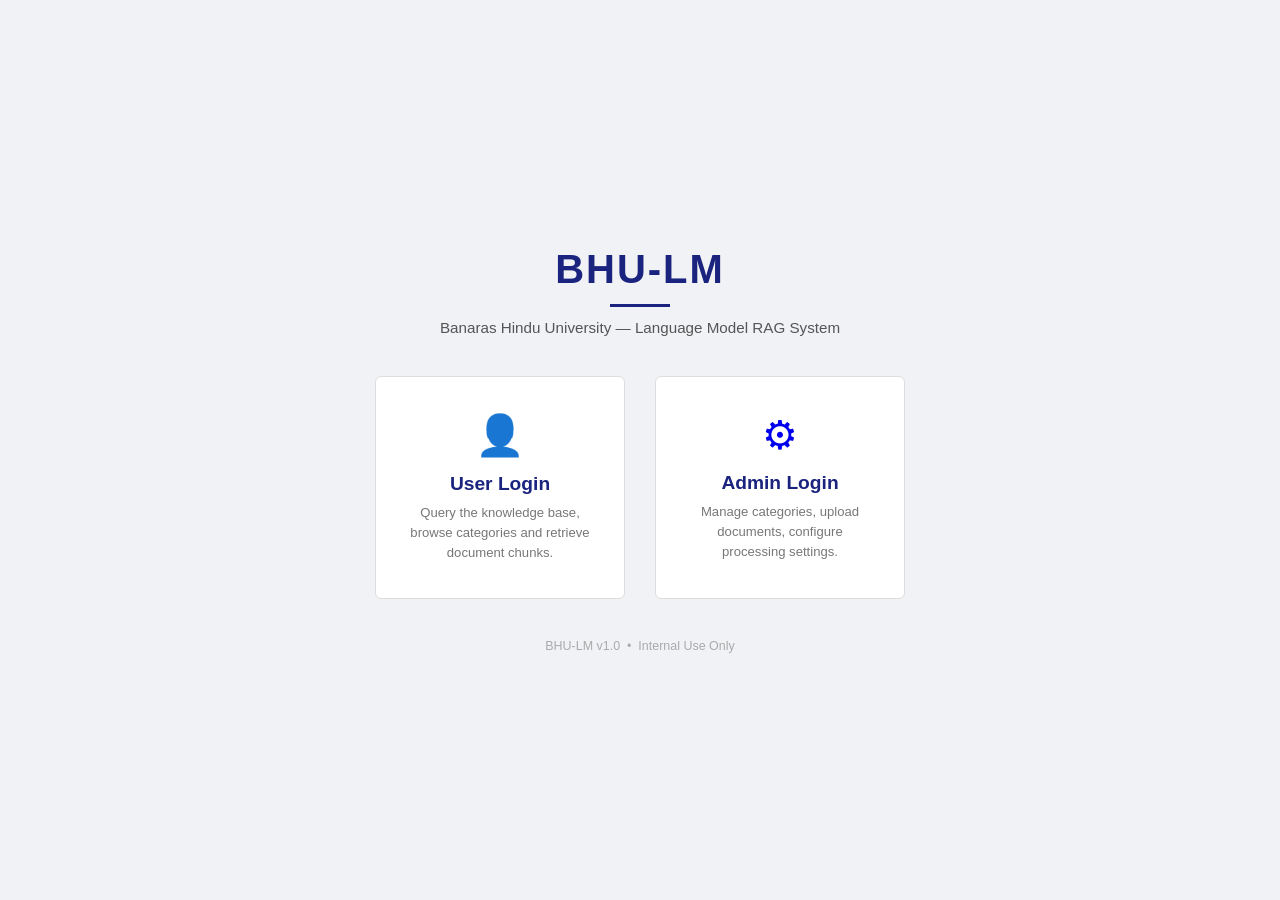
<file: frontend/index.html>
<!DOCTYPE html>
<html lang="en">
<head>
    <meta charset="UTF-8">
    <meta name="viewport" content="width=device-width, initial-scale=1.0">
    <title>BHU-LM | Welcome</title>
    <style>
        * {
            margin: 0;
            padding: 0;
            box-sizing: border-box;
        }

        body {
            font-family: Arial, sans-serif;
            background-color: #f0f2f5;
            min-height: 100vh;
            display: flex;
            align-items: center;
            justify-content: center;
        }

        .page-wrapper {
            text-align: center;
            width: 100%;
            max-width: 700px;
            padding: 20px;
        }

        .app-header {
            margin-bottom: 40px;
        }

        .app-header h1 {
            font-size: 2.5rem;
            color: #1a237e;
            letter-spacing: 2px;
        }

        .app-header p {
            color: #555;
            font-size: 0.95rem;
            margin-top: 6px;
        }

        .divider {
            width: 60px;
            height: 3px;
            background-color: #1a237e;
            margin: 12px auto;
        }

        .login-options {
            display: flex;
            gap: 30px;
            justify-content: center;
            flex-wrap: wrap;
        }

        .login-card {
            background: #fff;
            border: 1px solid #ddd;
            border-radius: 6px;
            padding: 35px 30px;
            width: 250px;
            cursor: pointer;
            transition: border-color 0.2s, box-shadow 0.2s;
            text-decoration: none;
            display: block;
        }

        .login-card:hover {
            border-color: #1a237e;
            box-shadow: 0 3px 10px rgba(26, 35, 126, 0.15);
        }

        .login-card .card-icon {
            font-size: 2.5rem;
            margin-bottom: 14px;
        }

        .login-card h2 {
            font-size: 1.2rem;
            color: #1a237e;
            margin-bottom: 8px;
        }

        .login-card p {
            font-size: 0.82rem;
            color: #777;
            line-height: 1.5;
        }

        .footer-note {
            margin-top: 40px;
            font-size: 0.78rem;
            color: #aaa;
        }
    </style>
</head>
<body>
    <div class="page-wrapper">
        <div class="app-header">
            <h1>BHU-LM</h1>
            <div class="divider"></div>
            <p>Banaras Hindu University &mdash; Language Model RAG System</p>
        </div>

        <div class="login-options">
            <a class="login-card" href="login.html?role=user">
                <div class="card-icon">&#128100;</div>
                <h2>User Login</h2>
                <p>Query the knowledge base, browse categories and retrieve document chunks.</p>
            </a>
            <a class="login-card" href="login.html?role=admin">
                <div class="card-icon">&#9881;</div>
                <h2>Admin Login</h2>
                <p>Manage categories, upload documents, configure processing settings.</p>
            </a>
        </div>

        <div class="footer-note">
            BHU-LM v1.0 &nbsp;&bull;&nbsp; Internal Use Only
        </div>
    </div>
</body>
</html>
</file>
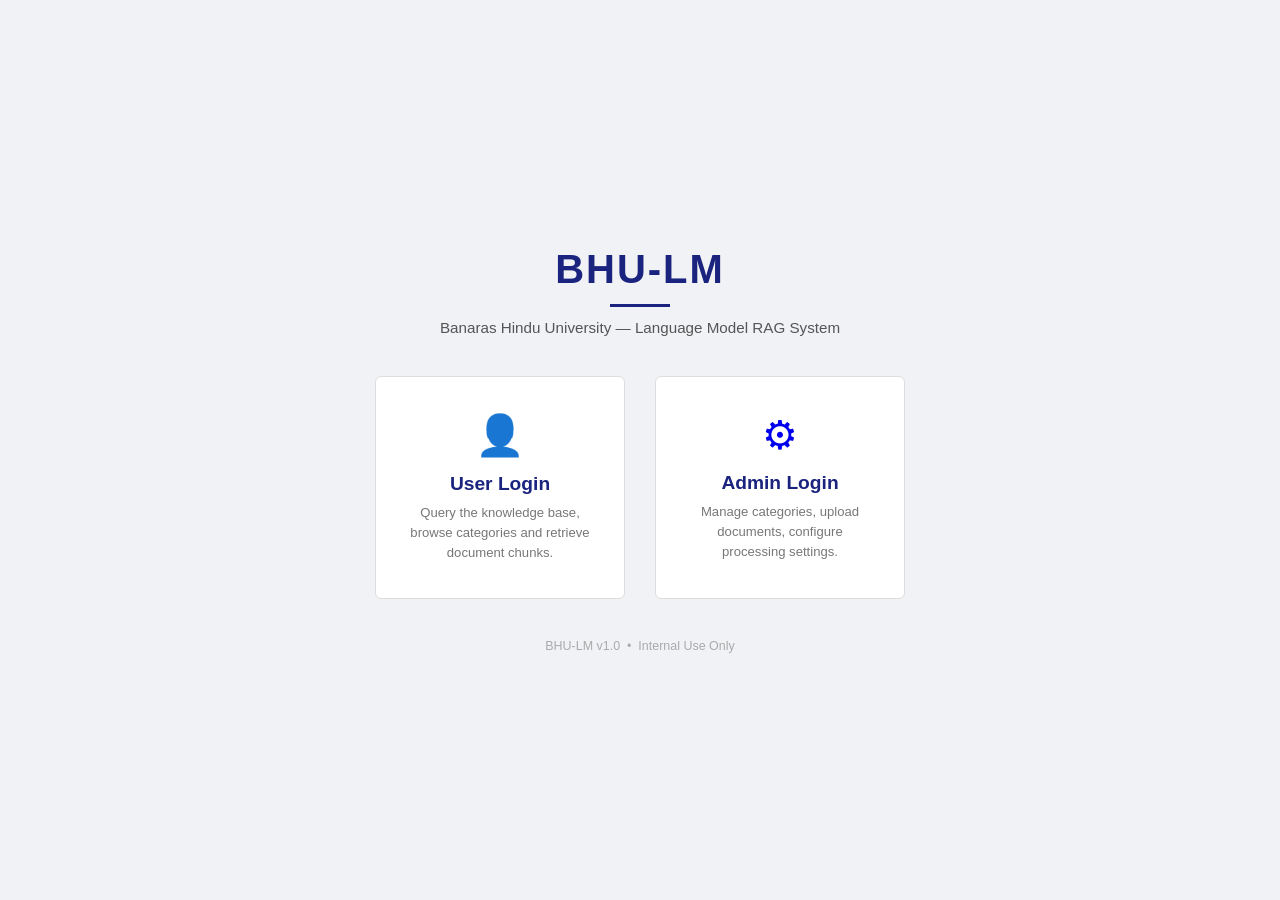
<file: frontend/admin.html>
<!DOCTYPE html>
<html lang="en">
<head>
    <meta charset="UTF-8">
    <meta name="viewport" content="width=device-width, initial-scale=1.0">
    <title>BHU-LM | Admin</title>
    <link rel="stylesheet" href="css/style.css">
    <link rel="stylesheet" href="css/admin.css">
</head>
<body>

<!-- AUTH GUARD -->
<script>
    if (!localStorage.getItem('bhu_loggedin') || localStorage.getItem('bhu_role') !== 'admin') {
        window.location.href = 'index.html';
    }
</script>

<!-- TOPBAR -->
<div class="topbar">
    <button class="hamburger" id="hamburger-btn" title="Menu">&#9776;</button>
    <div class="app-title">
        BHU-LM
        <span>Admin</span>
    </div>
    <div class="topbar-right">
        <span class="username-label" id="topbar-username"></span>
        <button class="btn-logout" onclick="doLogout()">Logout</button>
    </div>
</div>

<!-- TAB BAR -->
<div class="tabbar">
    <div class="tab active" id="tab-mediawiki" onclick="switchTab('mediawiki')">&#128196; Mediawiki</div>
    <div class="tab" id="tab-pdfdoc" onclick="switchTab('pdfdoc')">&#128209; PDF Doc</div>
</div>

<!-- SIDEBAR OVERLAY -->
<div class="sidebar-overlay" id="sidebar-overlay" onclick="closeSidebar()"></div>

<!-- SIDEBAR DRAWER -->
<div class="sidebar" id="sidebar">
    <div class="sidebar-head">
        <span class="sidebar-title">BHU-LM Admin</span>
        <button class="sidebar-close" onclick="closeSidebar()">&#10005;</button>
    </div>

    <div class="sidebar-section-label">Admin</div>
    <div class="sidebar-item" onclick="openNewCatModal()">
        <span class="item-icon">&#10010;</span> New Category
    </div>

    <div class="sidebar-section-label">Content</div>
    <a class="sidebar-item" href="docs.html" target="_blank">
        <span class="item-icon">&#128221;</span> Edit Documentation
    </a>

    <div class="sidebar-section-label">Account</div>
    <div class="sidebar-item" onclick="alert('Account settings coming soon.')">
        <span class="item-icon">&#128100;</span> My Account
    </div>

    <hr class="sidebar-divider">

    <div class="sidebar-bottom">
        <a class="sidebar-item" href="docs.html" target="_blank">
            <span class="item-icon">&#10067;</span> Help &amp; Docs
        </a>
        <div class="sidebar-item" onclick="doLogout()">
            <span class="item-icon">&#8594;</span> Logout
        </div>
    </div>
</div>

<!-- MAIN LAYOUT -->
<div class="main-layout">

    <!-- CATEGORY SIDEBAR (always visible) -->
    <div class="cat-sidebar">
        <div class="cat-header" id="cat-header-label">Categories</div>
        <div id="cat-list">

        <div class="cat-item-row">
            <button class="cat-item-btn active">
                1-Hostel
            </button>
            <button class="cat-delete-btn" title="Delete category">
                &#10005;
            </button>
        </div>

        <!-- Categories populated by JS -->

    </div>
        <div class="cat-add-btn">
            <button onclick="openNewCatModal()">&#10010; New Category</button>
        </div>
    </div>

    <!-- ADMIN CONTENT AREA -->
    <div class="admin-content">

        <!-- Empty state (no category selected) -->
        <div class="empty-state" id="admin-empty">
            <div class="empty-icon">&#128193;</div>
            <p>Select a category from the left to manage documents and settings.</p>
            <p class="text-small text-muted">Or create a new category using the "+ New Category" button.</p>
        </div>

        <!-- Category detail view -->
        <div class="cat-detail hidden" id="cat-detail">

            <!-- Category header -->
            <div class="cat-detail-header">
                <span id="cat-detail-name" class="cat-detail-name"></span>
                <span id="cat-lock-badge"></span>
            </div>

            <!-- 3-column layout: Settings | Docs+DB | Images -->
            <div class="cat-detail-body">

                <!-- Col 1: Settings panel (read-only) -->
                <div class="settings-panel panel">
                    <div class="panel-header">Settings</div>
                    <div class="panel-body" id="settings-panel-body">
                        <!-- Populated by JS -->
                    </div>
                </div>

                <!-- Col 2: Documents & Database -->
                <div class="docs-panel">

                    <!-- Documents section -->
                    <div class="docs-section">
                        <div class="section-title">Documents</div>
                        <div id="docs-list">
                            <!-- Populated by JS -->
                        </div>
                    </div>

                    <!-- Database section -->
                    <div class="db-section">
                        <div class="section-title">Database</div>
                        <div id="db-info">
                            <!-- Populated by JS -->
                        </div>
                    </div>

                    <!-- Actions -->
                    <div class="docs-actions">
                        <button class="btn btn-primary" onclick="openAddMoreModal()">
                            &#10010; Add More Documents
                        </button>
                    </div>
                </div>

                <!-- Col 3: Image previews -->
                <div class="admin-img-panel panel">
                    <div class="panel-header">Images</div>
                    <div id="admin-img-body">
                        <!-- Populated by JS -->
                    </div>
                </div>

            </div>
        </div>

    </div>
</div>

<!-- NEW CATEGORY MODAL -->
<div class="modal-overlay" id="new-cat-modal">
    <div class="modal-box">
        <div class="modal-header">
            <h3>New Category</h3>
            <button class="modal-close" onclick="closeModal('new-cat-modal')">&#10005;</button>
        </div>
        <div class="modal-body">
            <div class="form-row">
                <label>Category Name</label>
                <input type="text" id="new-cat-name" placeholder="e.g., 1-Hostel, 2-Academics">
            </div>
        </div>
        <div class="modal-footer">
            <button class="btn" onclick="closeModal('new-cat-modal')">Cancel</button>
            <button class="btn btn-primary" onclick="createCategory()">Create</button>
        </div>
    </div>
</div>

<!-- ADD MORE MODAL - MEDIAWIKI -->
<div class="modal-overlay" id="addmore-mw-modal">
    <div class="modal-box modal-lg">
        <div class="modal-header">
            <h3>Add Documents — <span id="addmore-mw-catname"></span> (Mediawiki)</h3>
            <button class="modal-close" onclick="closeModal('addmore-mw-modal')">&#10005;</button>
        </div>
        <div class="modal-body">

            <div class="form-row">
                <label>Wiki Page Names <span class="label-hint">(one per line)</span></label>
                <textarea id="mw-pages" rows="4" placeholder="Narendra Modi&#10;BHU Hostel&#10;Varanasi"></textarea>
            </div>

            <div class="form-row">
                <label>Text Processing <a class="help-marker" href="docs.html#option" target="_blank">?</a></label>
                <div class="radio-group" id="mw-option-group">
                    <label><input type="radio" name="mw-option" value="1" checked onchange="onMwOptionChange()"> Fast <small>(OPTION 1)</small></label>
                    <label><input type="radio" name="mw-option" value="2" onchange="onMwOptionChange()"> Efficient <small>(OPTION 2)</small></label>
                    <label><input type="radio" name="mw-option" value="3" onchange="onMwOptionChange()"> Accurate <small>(OPTION 3)</small></label>
                </div>
                <div class="lock-warning hidden" id="mw-option-lock-msg"></div>
                <div class="lock-warning hidden" id="mw-option-warn" style="background:#fff8e1;border-color:#ffe082;color:#f57f17;">
                    &#9888; Selecting Accurate (OPTION 3) will <strong>permanently lock</strong> this category. All future documents must also use OPTION 3.
                </div>
            </div>

            <div class="form-inline-row">
                <div class="form-row">
                    <label>Min Chunks <a class="help-marker" href="docs.html#chunks" target="_blank">?</a></label>
                    <input type="number" id="mw-min-chunks" value="3" min="1" max="20">
                </div>
                <div class="form-row">
                    <label>Max Chunks <a class="help-marker" href="docs.html#chunks" target="_blank">?</a></label>
                    <input type="number" id="mw-max-chunks" value="10" min="1" max="50">
                </div>
            </div>

            <div class="form-row">
                <label>Image Processing <a class="help-marker" href="docs.html#image_option" target="_blank">?</a></label>
                <div class="radio-group" id="mw-img-group">
                    <label><input type="radio" name="mw-img" value="0" checked onchange="onMwImgChange()"> Off</label>
                    <label><input type="radio" name="mw-img" value="1" onchange="onMwImgChange()"> Fast (CLIP)</label>
                    <label><input type="radio" name="mw-img" value="2" onchange="onMwImgChange()"> Accurate (LLM)</label>
                </div>
                <div class="lock-warning hidden" id="mw-img-lock-msg"></div>
                <div class="lock-note hidden" id="mw-img-lock-note">
                    <strong>Cannot change once set for the first set of documents</strong>
                </div>
            </div>

            <div class="form-row hidden" id="mw-img-retrieve-row">
                <label>Maximum no. of Images Retrieval Allowed <a class="help-marker" href="docs.html#image_retrieve" target="_blank">?</a></label>
                <input type="number" id="mw-img-retrieve" value="3" min="1" max="10">
            </div>

            <div class="form-row">
                <label>CSS Classes to Remove <a class="help-marker" href="docs.html#classes" target="_blank">?</a>
                    <span class="label-hint">Defaults from clean_html.py — click &#10005; to remove, type to add</span>
                </label>
                <div class="tags-container" id="mw-remove-classes">
                    <input type="text" class="tag-add-input" id="mw-classes-input" placeholder="add class...">
                </div>
            </div>

            <div class="form-row">
                <label>Section Headings to Remove <a class="help-marker" href="docs.html#noise" target="_blank">?</a>
                    <span class="label-hint">Sections with these substrings will be stripped</span>
                </label>
                <div class="tags-container" id="mw-noise-substrings">
                    <input type="text" class="tag-add-input" id="mw-noise-input" placeholder="add substring...">
                </div>
            </div>

        </div>
        <div class="modal-footer">
            <button class="btn" onclick="closeModal('addmore-mw-modal')">Cancel</button>
            <button class="btn btn-primary" onclick="submitAddMoreMW()">Process Documents</button>
        </div>
    </div>
</div>

<!-- ADD MORE MODAL - PDF -->
<div class="modal-overlay" id="addmore-pdf-modal">
    <div class="modal-box modal-lg">
        <div class="modal-header">
            <h3>Add Documents — <span id="addmore-pdf-catname"></span> (PDF)</h3>
            <button class="modal-close" onclick="closeModal('addmore-pdf-modal')">&#10005;</button>
        </div>
        <div class="modal-body">

            <div class="form-row">
                <label>Upload PDF Files</label>
                <input type="file" id="pdf-files" multiple accept=".pdf" style="padding:6px;">
            </div>

            <div class="form-row">
                <label>Text Processing <a class="help-marker" href="docs.html#option" target="_blank">?</a></label>
                <div class="radio-group" id="pdf-option-group">
                    <label><input type="radio" name="pdf-option" value="1" checked onchange="onPdfOptionChange()"> Fast <small>(OPTION 1)</small></label>
                    <label><input type="radio" name="pdf-option" value="2" onchange="onPdfOptionChange()"> Efficient <small>(OPTION 2)</small></label>
                    <label><input type="radio" name="pdf-option" value="3" onchange="onPdfOptionChange()"> Accurate <small>(OPTION 3)</small></label>
                </div>
                <div class="lock-warning hidden" id="pdf-option-lock-msg"></div>
                <div class="lock-warning hidden" id="pdf-option-warn" style="background:#fff8e1;border-color:#ffe082;color:#f57f17;">
                    &#9888; Selecting Accurate (OPTION 3) will <strong>permanently lock</strong> this category.
                </div>
            </div>

            <div class="form-inline-row">
                <div class="form-row">
                    <label>Min Chunks</label>
                    <input type="number" id="pdf-min-chunks" value="3" min="1" max="20">
                </div>
                <div class="form-row">
                    <label>Max Chunks</label>
                    <input type="number" id="pdf-max-chunks" value="10" min="1" max="50">
                </div>
            </div>

            <div class="form-row">
                <label>Image Processing <a class="help-marker" href="docs.html#image_option" target="_blank">?</a></label>
                <div class="radio-group" id="pdf-img-group">
                    <label><input type="radio" name="pdf-img" value="0" checked onchange="onPdfImgChange()"> Off</label>
                    <label><input type="radio" name="pdf-img" value="1" onchange="onPdfImgChange()"> Fast (CLIP)</label>
                    <label><input type="radio" name="pdf-img" value="2" onchange="onPdfImgChange()"> Accurate (LLM)</label>
                </div>
                <div class="lock-warning hidden" id="pdf-img-lock-msg"></div>
            </div>
            <div class="form-row hidden" id="pdf-img-retrieve-row">
                <label>Retrieve top N images</label>
                <input type="number" id="pdf-img-retrieve" value="3" min="1" max="10">
            </div>

        </div>
        <div class="modal-footer">
            <button class="btn" onclick="closeModal('addmore-pdf-modal')">Cancel</button>
            <button class="btn btn-primary" onclick="submitAddMorePDF()">Process Documents</button>
        </div>
    </div>
</div>

<script src="js/admin.js"></script>
</body>
</html>
</file>
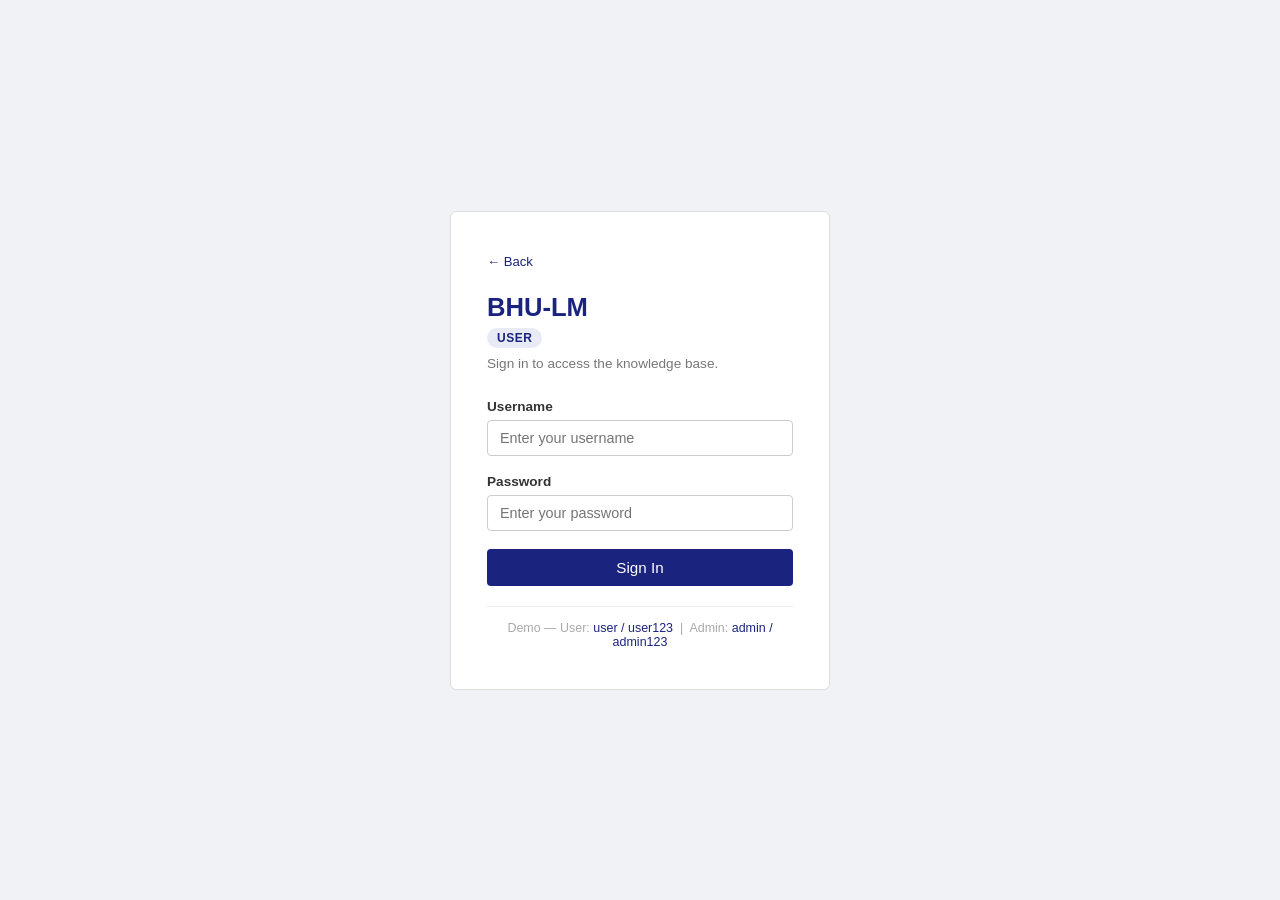
<file: frontend/login.html>
<!DOCTYPE html>
<html lang="en">
<head>
    <meta charset="UTF-8">
    <meta name="viewport" content="width=device-width, initial-scale=1.0">
    <title>BHU-LM | Login</title>
    <style>
        * {
            margin: 0;
            padding: 0;
            box-sizing: border-box;
        }

        body {
            font-family: Arial, sans-serif;
            background-color: #f0f2f5;
            min-height: 100vh;
            display: flex;
            align-items: center;
            justify-content: center;
        }

        .login-wrapper {
            background: #fff;
            border: 1px solid #ddd;
            border-radius: 6px;
            padding: 40px 36px;
            width: 100%;
            max-width: 380px;
        }

        .login-wrapper .back-link {
            display: inline-block;
            font-size: 0.82rem;
            color: #1a237e;
            text-decoration: none;
            margin-bottom: 24px;
        }

        .login-wrapper .back-link:hover {
            text-decoration: underline;
        }

        .login-header {
            margin-bottom: 28px;
        }

        .login-header h1 {
            font-size: 1.6rem;
            color: #1a237e;
        }

        .role-badge {
            display: inline-block;
            margin-top: 6px;
            background: #e8eaf6;
            color: #1a237e;
            font-size: 0.75rem;
            padding: 3px 10px;
            border-radius: 12px;
            font-weight: bold;
            letter-spacing: 0.5px;
            text-transform: uppercase;
        }

        .login-header p {
            margin-top: 8px;
            font-size: 0.85rem;
            color: #777;
        }

        .form-group {
            margin-bottom: 18px;
        }

        .form-group label {
            display: block;
            font-size: 0.85rem;
            color: #333;
            margin-bottom: 6px;
            font-weight: bold;
        }

        .form-group input {
            width: 100%;
            padding: 9px 12px;
            border: 1px solid #ccc;
            border-radius: 4px;
            font-size: 0.9rem;
            outline: none;
            transition: border-color 0.2s;
        }

        .form-group input:focus {
            border-color: #1a237e;
        }

        .error-msg {
            display: none;
            background: #ffebee;
            border: 1px solid #ef9a9a;
            color: #c62828;
            font-size: 0.82rem;
            padding: 8px 12px;
            border-radius: 4px;
            margin-bottom: 16px;
        }

        .error-msg.show {
            display: block;
        }

        .btn-login {
            width: 100%;
            padding: 10px;
            background-color: #1a237e;
            color: #fff;
            border: none;
            border-radius: 4px;
            font-size: 0.95rem;
            cursor: pointer;
            transition: background-color 0.2s;
        }

        .btn-login:hover {
            background-color: #283593;
        }

        .demo-hint {
            margin-top: 20px;
            font-size: 0.78rem;
            color: #aaa;
            text-align: center;
            border-top: 1px solid #eee;
            padding-top: 14px;
        }

        .demo-hint span {
            color: #1a237e;
        }
    </style>
</head>
<body>
    <div class="login-wrapper">
        <a class="back-link" href="index.html">&#8592; Back</a>

        <div class="login-header">
            <h1>BHU-LM</h1>
            <div class="role-badge" id="role-badge">User</div>
            <p id="role-desc">Sign in to access the knowledge base.</p>
        </div>

        <div class="error-msg" id="error-msg">
            Incorrect username or password. Please try again.
        </div>

        <div class="form-group">
            <label for="username">Username</label>
            <input type="text" id="username" placeholder="Enter your username" autocomplete="off" />
        </div>

        <div class="form-group">
            <label for="password">Password</label>
            <input type="password" id="password" placeholder="Enter your password" />
        </div>

        <button class="btn-login" id="btn-login" onclick="doLogin()">Sign In</button>

        <div class="demo-hint">
            Demo &mdash; User: <span>user / user123</span> &nbsp;|&nbsp; Admin: <span>admin / admin123</span>
        </div>
    </div>

    <script>
        // Read role from URL param
        const params = new URLSearchParams(window.location.search);
        const role = params.get('role') || 'user';

        const badge = document.getElementById('role-badge');
        const desc  = document.getElementById('role-desc');

        if (role === 'admin') {
            badge.textContent = 'Admin';
            desc.textContent  = 'Sign in to manage categories, documents and settings.';
            document.title    = 'BHU-LM | Admin Login';
        } else {
            badge.textContent = 'User';
            desc.textContent  = 'Sign in to access the knowledge base.';
            document.title    = 'BHU-LM | User Login';
        }

        // Allow Enter key to submit
        document.getElementById('password').addEventListener('keydown', function(e) {
            if (e.key === 'Enter') doLogin();
        });

        // Demo credentials — replace with real backend call later
        const CREDENTIALS = {
            user:  { username: 'user',  password: 'user123',  redirect: 'user.html'  },
            admin: { username: 'admin', password: 'admin123', redirect: 'admin.html' }
        };

        function doLogin() {
            const username = document.getElementById('username').value.trim();
            const password = document.getElementById('password').value;
            const errorEl  = document.getElementById('error-msg');

            const creds = CREDENTIALS[role];

            if (username === creds.username && password === creds.password) {
                // Save session info to localStorage
                localStorage.setItem('bhu_role',     role);
                localStorage.setItem('bhu_username', username);
                localStorage.setItem('bhu_loggedin', '1');

                // Redirect to the right page
                window.location.href = creds.redirect;
            } else {
                errorEl.classList.add('show');
                document.getElementById('password').value = '';
                document.getElementById('password').focus();
            }
        }
    </script>
</body>
</html>
</file>
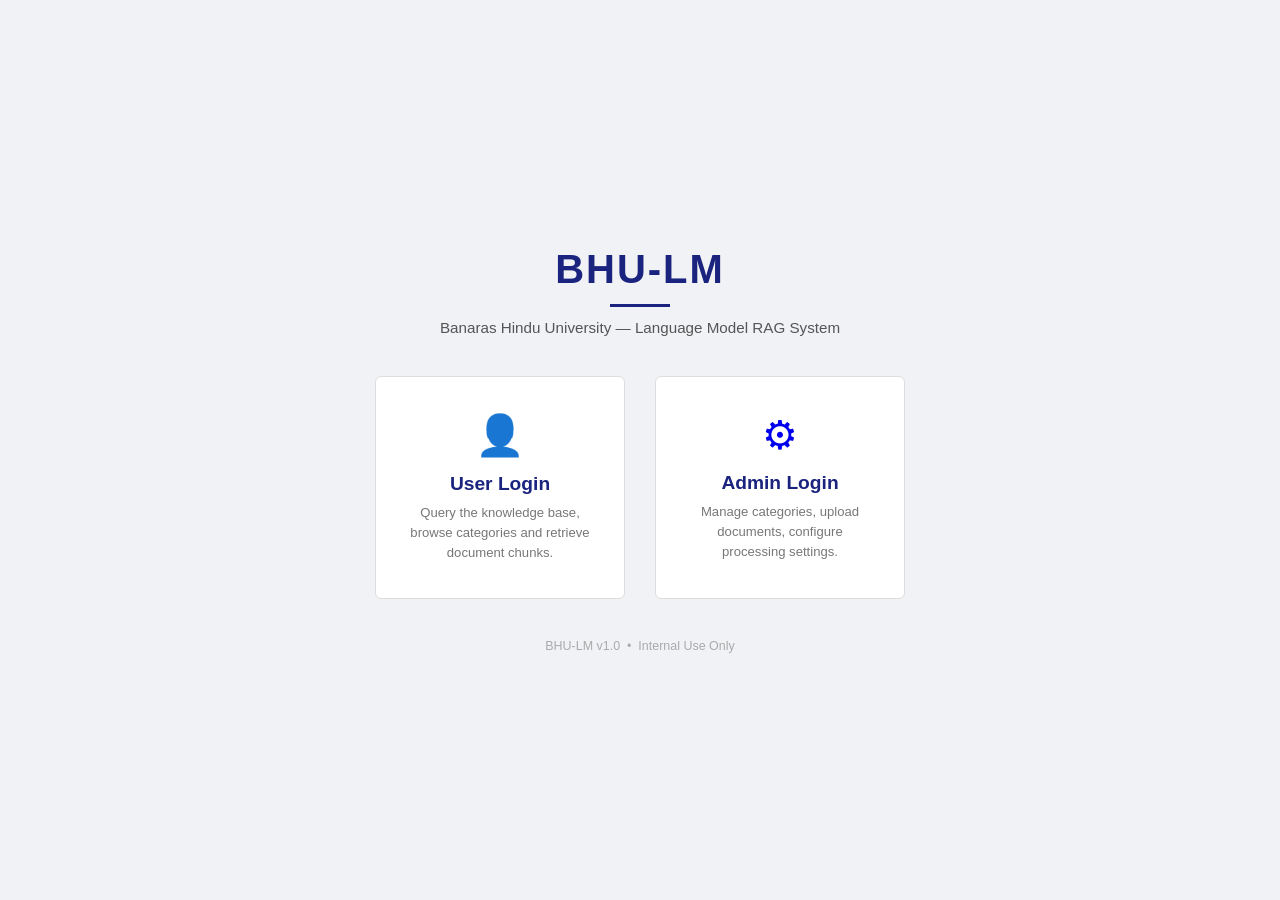
<file: frontend/user.html>
<!DOCTYPE html>
<html lang="en">
<head>
    <meta charset="UTF-8">
    <meta name="viewport" content="width=device-width, initial-scale=1.0">
    <title>BHU-LM | User</title>
    <link rel="stylesheet" href="css/style.css">
    <link rel="stylesheet" href="css/user.css">
</head>
<body>

<!-- ===================== AUTH GUARD ===================== -->
<script>
    if (!localStorage.getItem('bhu_loggedin') || localStorage.getItem('bhu_role') !== 'user') {
        window.location.href = 'index.html';
    }
</script>

<!-- ===================== TOP BAR ===================== -->
<div class="topbar">
    <button class="hamburger" id="hamburger-btn" title="Menu">&#9776;</button>
    <div class="app-title">
        BHU-LM
        <span>User</span>
    </div>
    <div class="topbar-right">
        <span class="username-label" id="topbar-username"></span>
        <button class="btn-logout" onclick="doLogout()">Logout</button>
    </div>
</div>

<!-- ===================== TAB BAR ===================== -->
<div class="tabbar">
    <div class="tab active" id="tab-mediawiki" onclick="switchTab('mediawiki')">&#128196; Mediawiki</div>
    <div class="tab" id="tab-pdfdoc" onclick="switchTab('pdfdoc')">&#128209; PDF Doc</div>
</div>

<!-- ===================== SIDEBAR OVERLAY ===================== -->
<div class="sidebar-overlay" id="sidebar-overlay" onclick="closeSidebar()"></div>

<!-- ===================== SIDEBAR DRAWER ===================== -->
<div class="sidebar" id="sidebar">
    <div class="sidebar-head">
        <span class="sidebar-title">BHU-LM</span>
        <button class="sidebar-close" onclick="closeSidebar()">&#10005;</button>
    </div>

    <div class="sidebar-section-label">Navigation</div>
    <a class="sidebar-item active" href="user.html">
        <span class="item-icon">&#128196;</span> Knowledge Base
    </a>

    <div class="sidebar-section-label">Account</div>
    <div class="sidebar-item" onclick="alert('Account settings coming soon.')">
        <span class="item-icon">&#128100;</span> My Account
    </div>
    <div class="sidebar-item" onclick="alert('Preferences coming soon.')">
        <span class="item-icon">&#9881;</span> Preferences
    </div>

    <hr class="sidebar-divider">

    <div class="sidebar-bottom">
        <a class="sidebar-item" href="docs.html" target="_blank">
            <span class="item-icon">&#10067;</span> Help &amp; Docs
        </a>
        <div class="sidebar-item" onclick="doLogout()">
            <span class="item-icon">&#8594;</span> Logout
        </div>
    </div>
</div>

<!-- ===================== MAIN LAYOUT ===================== -->
<div class="main-layout">

    <!-- LEFT: Category Sidebar -->
    <div class="cat-sidebar" id="cat-sidebar">
        <div class="cat-header" id="cat-header-label">Categories</div>
        <div id="cat-list">
            <!-- Populated by JS -->
        </div>
    </div>

    <!-- MIDDLE: Chunks + Query -->
    <div class="middle-panel">

        <!-- Chunks area -->
        <div class="chunks-area" id="chunks-area">
            <div class="chunks-scroll" id="chunks-scroll">

                <!-- Empty state shown before first query -->
                <div class="empty-state" id="empty-state">
                    <div class="empty-icon">&#128269;</div>
                    <p>Select a category and enter a query below to retrieve document chunks.</p>
                </div>

                <!-- Chunk cards injected here by JS -->
                <!-- Example structure (hidden, used as template):
                <div class="chunk-card">
                    <div class="chunk-meta">
                        <span class="chunk-score">score: 0.87</span>
                        source_file.html &nbsp;|&nbsp; chunk #3
                    </div>
                    <div class="chunk-text">... text ...</div>
                </div>
                -->

            </div>
        </div>

        <!-- Query bar area -->
        <div class="query-area">

            <!-- Active category label -->
            <div class="active-cat-label">
                Category: <span id="active-cat-name">None selected</span>
            </div>

            <!-- Query input row -->
            <div class="query-input-row">
                <textarea
                    id="query-input"
                    class="query-textarea"
                    placeholder="Type your question here... (Shift+Enter for new line, Enter to send)"
                    rows="2"
                ></textarea>
                <button class="send-btn" id="send-btn" onclick="sendQuery()" title="Send">
                    &#10148;
                </button>
            </div>

                        <!-- Controls row -->
            <div class="controls-row">

                <!-- Image toggle -->
                <label class="toggle-wrap" title="Toggle image retrieval">
                    <input type="checkbox" id="img-toggle" onchange="onImgToggle(this)">
                    <span class="toggle-track"></span>
                    <span class="toggle-label">Img</span>
                </label>

                <!-- No. images -->
                <div id="img-count-wrap" class="img-count-wrap" style="display:none;">
                    <label for="img-count-input" class="img-count-label">No. images</label>
                    <input
                        type="number"
                        id="img-count-input"
                        class="img-count-input"
                        value="3"
                        min="1"
                        max="10"
                    >
                </div>

                <!-- MMR toggle -->
                <label class="toggle-wrap" title="Maximal Marginal Relevance — reduces redundancy in retrieved chunks">
                    <input type="checkbox" id="mmr-toggle" onchange="onMMRToggle(this)">
                    <span class="toggle-track"></span>
                    <span class="toggle-label">MMR</span>
                </label>

                <!-- Help link for MMR -->
                <a class="help-marker" href="docs.html#mmr" target="_blank" title="What is MMR?">?</a>

                <!-- Spacer -->
                <span style="flex:1"></span>

                <!-- Status text -->
                <span class="status-text" id="status-text"></span>

            </div>
        </div>
    </div>

    <!-- RIGHT: Image Panel -->
    <div class="image-panel" id="image-panel">

        <div class="image-panel-header">
            Images
        </div>

        <div class="image-panel-body" id="image-panel-body">

            <!-- Shown when IMAGE_OPTION = 0 (default) -->
            <!-- NOTE: This <p> should be set to display:none via CSS when image is turned on in backend -->
            <p class="img-off-msg" id="img-off-msg">Image section is off</p>

            <!-- 10 image slots — display:none by default.
                 JS will fill .src with the image path and remove display:none when images arrive.
                 CSS will also remove display:none when image option is enabled. -->
            <div class="img-slots" id="img-slots">
                <div class="img-slot hidden" data-slot="0">
                    <img src="" alt="Retrieved image 1" class="retrieved-img" id="rimg-0">
                    <div class="img-slot-label" id="rimg-label-0"></div>
                </div>
                <div class="img-slot hidden" data-slot="1">
                    <img src="" alt="Retrieved image 2" class="retrieved-img" id="rimg-1">
                    <div class="img-slot-label" id="rimg-label-1"></div>
                </div>
                <div class="img-slot hidden" data-slot="2">
                    <img src="" alt="Retrieved image 3" class="retrieved-img" id="rimg-2">
                    <div class="img-slot-label" id="rimg-label-2"></div>
                </div>
                <div class="img-slot hidden" data-slot="3">
                    <img src="" alt="Retrieved image 4" class="retrieved-img" id="rimg-3">
                    <div class="img-slot-label" id="rimg-label-3"></div>
                </div>
                <div class="img-slot hidden" data-slot="4">
                    <img src="" alt="Retrieved image 5" class="retrieved-img" id="rimg-4">
                    <div class="img-slot-label" id="rimg-label-4"></div>
                </div>
                <div class="img-slot hidden" data-slot="5">
                    <img src="" alt="Retrieved image 6" class="retrieved-img" id="rimg-5">
                    <div class="img-slot-label" id="rimg-label-5"></div>
                </div>
                <div class="img-slot hidden" data-slot="6">
                    <img src="" alt="Retrieved image 7" class="retrieved-img" id="rimg-6">
                    <div class="img-slot-label" id="rimg-label-6"></div>
                </div>
                <div class="img-slot hidden" data-slot="7">
                    <img src="" alt="Retrieved image 8" class="retrieved-img" id="rimg-7">
                    <div class="img-slot-label" id="rimg-label-7"></div>
                </div>
                <div class="img-slot hidden" data-slot="8">
                    <img src="" alt="Retrieved image 9" class="retrieved-img" id="rimg-8">
                    <div class="img-slot-label" id="rimg-label-8"></div>
                </div>
                <div class="img-slot hidden" data-slot="9">
                    <img src="" alt="Retrieved image 10" class="retrieved-img" id="rimg-9">
                    <div class="img-slot-label" id="rimg-label-9"></div>
                </div>
            </div>

        </div>
    </div>

</div><!-- end .main-layout -->

<script src="js/user.js"></script>
</body>
</html>
</file>
<file: frontend/css/style.css>
/* ===========================================
   BHU-LM  |  Shared Stylesheet
   =========================================== */

/* --- Reset & Base --- */
* {
    margin: 0;
    padding: 0;
    box-sizing: border-box;
}

body {
    font-family: Arial, sans-serif;
    background-color: #f0f2f5;
    color: #222;
    font-size: 14px;
    height: 100vh;
    overflow: hidden;
}

a {
    text-decoration: none;
    color: inherit;
}

button {
    cursor: pointer;
    font-family: Arial, sans-serif;
}

input, textarea, select {
    font-family: Arial, sans-serif;
    font-size: 13px;
}

/* --- CSS Variables --- */
:root {
    --primary:        #1a237e;
    --primary-light:  #e8eaf6;
    --primary-hover:  #283593;
    --accent:         #3949ab;
    --border:         #ddd;
    --bg-main:        #f0f2f5;
    --bg-white:       #ffffff;
    --bg-sidebar:     #1a237e;
    --text-main:      #222;
    --text-muted:     #777;
    --text-sidebar:   #c5cae9;
    --text-sidebar-active: #ffffff;
    --danger:         #c62828;
    --success:        #2e7d32;
    --warning:        #f57f17;
    --topbar-height:  46px;
    --sidebar-width:  220px;
}

/* ===========================================
   TOP BAR
   =========================================== */
.topbar {
    position: fixed;
    top: 0;
    left: 0;
    right: 0;
    height: var(--topbar-height);
    background: var(--primary);
    color: #fff;
    display: flex;
    align-items: center;
    padding: 0 14px;
    z-index: 200;
    gap: 12px;
}

.topbar .hamburger {
    background: none;
    border: none;
    color: #fff;
    font-size: 1.3rem;
    padding: 4px 6px;
    border-radius: 3px;
    line-height: 1;
    cursor: pointer;
}

.topbar .hamburger:hover {
    background: rgba(255,255,255,0.15);
}

.topbar .app-title {
    font-size: 1.1rem;
    font-weight: bold;
    letter-spacing: 1px;
    flex: 1;
}

.topbar .app-title span {
    font-size: 0.7rem;
    background: rgba(255,255,255,0.2);
    padding: 2px 7px;
    border-radius: 10px;
    margin-left: 8px;
    letter-spacing: 0.5px;
    vertical-align: middle;
    text-transform: uppercase;
}

.topbar .topbar-right {
    display: flex;
    align-items: center;
    gap: 10px;
    font-size: 0.82rem;
}

.topbar .topbar-right .username-label {
    color: #c5cae9;
}

.topbar .topbar-right .btn-logout {
    background: rgba(255,255,255,0.15);
    border: 1px solid rgba(255,255,255,0.25);
    color: #fff;
    padding: 4px 10px;
    border-radius: 3px;
    font-size: 0.78rem;
}

.topbar .topbar-right .btn-logout:hover {
    background: rgba(255,255,255,0.25);
}

/* ===========================================
   TAB BAR  (Mediawiki / PDFdoc)
   =========================================== */
.tabbar {
    position: fixed;
    top: var(--topbar-height);
    left: 0;
    right: 0;
    height: 38px;
    background: #fff;
    border-bottom: 1px solid var(--border);
    display: flex;
    align-items: flex-end;
    padding: 0 16px;
    z-index: 190;
    gap: 2px;
}

.tabbar .tab {
    padding: 7px 18px;
    font-size: 0.85rem;
    border: 1px solid transparent;
    border-bottom: none;
    border-radius: 4px 4px 0 0;
    cursor: pointer;
    color: var(--text-muted);
    background: #f8f8f8;
    transition: background 0.15s, color 0.15s;
    user-select: none;
}

.tabbar .tab:hover {
    background: var(--primary-light);
    color: var(--primary);
}

.tabbar .tab.active {
    background: #fff;
    color: var(--primary);
    border-color: var(--border);
    font-weight: bold;
    position: relative;
    bottom: -1px;
}

/* ===========================================
   SIDEBAR OVERLAY + DRAWER
   =========================================== */
.sidebar-overlay {
    display: none;
    position: fixed;
    inset: 0;
    background: rgba(0,0,0,0.35);
    z-index: 300;
}

.sidebar-overlay.open {
    display: block;
}

.sidebar {
    position: fixed;
    top: 0;
    left: -var(--sidebar-width);
    left: -240px;
    width: var(--sidebar-width);
    height: 100vh;
    background: var(--bg-sidebar);
    z-index: 400;
    display: flex;
    flex-direction: column;
    transition: left 0.25s ease;
    overflow-y: auto;
}

.sidebar.open {
    left: 0;
}

.sidebar-head {
    padding: 14px 16px;
    background: rgba(0,0,0,0.2);
    display: flex;
    align-items: center;
    justify-content: space-between;
}

.sidebar-head .sidebar-title {
    color: #fff;
    font-size: 1rem;
    font-weight: bold;
    letter-spacing: 1px;
}

.sidebar-head .sidebar-close {
    background: none;
    border: none;
    color: #c5cae9;
    font-size: 1.1rem;
    cursor: pointer;
    padding: 2px 5px;
}

.sidebar-head .sidebar-close:hover {
    color: #fff;
}

.sidebar-section-label {
    font-size: 0.68rem;
    color: #7986cb;
    text-transform: uppercase;
    letter-spacing: 0.8px;
    padding: 14px 16px 5px;
}

.sidebar-item {
    display: flex;
    align-items: center;
    gap: 9px;
    padding: 9px 16px;
    color: var(--text-sidebar);
    font-size: 0.85rem;
    cursor: pointer;
    transition: background 0.15s;
    border: none;
    background: none;
    width: 100%;
    text-align: left;
    text-decoration: none;
}

.sidebar-item:hover {
    background: rgba(255,255,255,0.1);
    color: #fff;
}

.sidebar-item.active {
    background: rgba(255,255,255,0.15);
    color: #fff;
    font-weight: bold;
    border-left: 3px solid #7986cb;
}

.sidebar-item .item-icon {
    font-size: 0.9rem;
    width: 18px;
    text-align: center;
    flex-shrink: 0;
}

.sidebar-divider {
    border: none;
    border-top: 1px solid rgba(255,255,255,0.1);
    margin: 8px 16px;
}

/* Sidebar bottom pinned section */
.sidebar-bottom {
    margin-top: auto;
    border-top: 1px solid rgba(255,255,255,0.1);
    padding: 8px 0;
}

/* ===========================================
   MAIN LAYOUT  (below topbar + tabbar)
   =========================================== */
.main-layout {
    position: fixed;
    top: calc(var(--topbar-height) + 38px);
    left: 0;
    right: 0;
    bottom: 0;
    display: flex;
    overflow: hidden;
}

/* ===========================================
   CATEGORY SIDEBAR  (always visible, left)
   =========================================== */
.cat-sidebar {
    width: 170px;
    flex-shrink: 0;
    background: #fff;
    border-right: 1px solid var(--border);
    display: flex;
    flex-direction: column;
    overflow-y: auto;
}

.cat-sidebar .cat-header {
    padding: 10px 12px;
    font-size: 0.72rem;
    text-transform: uppercase;
    letter-spacing: 0.7px;
    color: var(--text-muted);
    border-bottom: 1px solid var(--border);
    background: #fafafa;
}

.cat-item {
    padding: 9px 12px;
    font-size: 0.84rem;
    cursor: pointer;
    border-bottom: 1px solid #f0f0f0;
    color: #333;
    transition: background 0.15s;
    user-select: none;
}

.cat-item:hover {
    background: var(--primary-light);
    color: var(--primary);
}

.cat-item.active {
    background: var(--primary-light);
    color: var(--primary);
    font-weight: bold;
    border-left: 3px solid var(--primary);
}

/* ===========================================
   PANELS  (chunks, images, etc)
   =========================================== */
.panel {
    background: #fff;
    border: 1px solid var(--border);
    border-radius: 4px;
    overflow: hidden;
    display: flex;
    flex-direction: column;
}

.panel-header {
    padding: 8px 12px;
    background: #fafafa;
    border-bottom: 1px solid var(--border);
    font-size: 0.8rem;
    font-weight: bold;
    color: var(--text-muted);
    text-transform: uppercase;
    letter-spacing: 0.5px;
    flex-shrink: 0;
}

.panel-body {
    padding: 10px 12px;
    overflow-y: auto;
    flex: 1;
}

/* ===========================================
   CHUNK CARDS
   =========================================== */
.chunk-card {
    background: #fafafa;
    border: 1px solid #e0e0e0;
    border-radius: 4px;
    padding: 10px 12px;
    margin-bottom: 10px;
    font-size: 0.83rem;
    line-height: 1.6;
    color: #333;
}

.chunk-card .chunk-meta {
    font-size: 0.72rem;
    color: #aaa;
    margin-bottom: 5px;
}

.chunk-card .chunk-score {
    display: inline-block;
    background: #e8eaf6;
    color: #1a237e;
    font-size: 0.7rem;
    padding: 1px 7px;
    border-radius: 10px;
    margin-bottom: 6px;
}

/* ===========================================
   BUTTONS
   =========================================== */
.btn {
    padding: 7px 14px;
    border-radius: 4px;
    font-size: 0.83rem;
    border: 1px solid transparent;
    cursor: pointer;
    transition: background 0.15s, border-color 0.15s;
    display: inline-flex;
    align-items: center;
    gap: 5px;
}

.btn-primary {
    background: var(--primary);
    color: #fff;
    border-color: var(--primary);
}

.btn-primary:hover {
    background: var(--primary-hover);
}

.btn-outline {
    background: #fff;
    color: var(--primary);
    border-color: var(--primary);
}

.btn-outline:hover {
    background: var(--primary-light);
}

.btn-sm {
    padding: 4px 10px;
    font-size: 0.78rem;
}

.btn-danger {
    background: #ffebee;
    color: var(--danger);
    border-color: #ef9a9a;
}

.btn-danger:hover {
    background: #ffcdd2;
}

/* ===========================================
   TOGGLE SWITCH
   =========================================== */
.toggle-wrap {
    display: inline-flex;
    align-items: center;
    gap: 6px;
    font-size: 0.8rem;
    color: #444;
    cursor: pointer;
    user-select: none;
}

.toggle-wrap input[type="checkbox"] {
    display: none;
}

.toggle-track {
    width: 34px;
    height: 18px;
    background: #ccc;
    border-radius: 9px;
    position: relative;
    transition: background 0.2s;
    flex-shrink: 0;
}

.toggle-track::after {
    content: '';
    position: absolute;
    top: 2px;
    left: 2px;
    width: 14px;
    height: 14px;
    background: #fff;
    border-radius: 50%;
    transition: left 0.2s;
    box-shadow: 0 1px 2px rgba(0,0,0,0.3);
}

.toggle-wrap input:checked + .toggle-track {
    background: var(--primary);
}

.toggle-wrap input:checked + .toggle-track::after {
    left: 18px;
}

/* ===========================================
   MODAL
   =========================================== */
.modal-overlay {
    display: none;
    position: fixed;
    inset: 0;
    background: rgba(0,0,0,0.45);
    z-index: 500;
    align-items: center;
    justify-content: center;
}

.modal-overlay.open {
    display: flex;
}

.modal-box {
    background: #fff;
    border-radius: 5px;
    width: 100%;
    max-width: 560px;
    max-height: 85vh;
    display: flex;
    flex-direction: column;
    box-shadow: 0 8px 30px rgba(0,0,0,0.2);
    overflow: hidden;
}

.modal-header {
    padding: 14px 18px;
    background: var(--primary);
    color: #fff;
    display: flex;
    align-items: center;
    justify-content: space-between;
    flex-shrink: 0;
}

.modal-header h3 {
    font-size: 1rem;
}

.modal-close {
    background: none;
    border: none;
    color: #fff;
    font-size: 1.2rem;
    cursor: pointer;
    padding: 0 4px;
    line-height: 1;
}

.modal-close:hover {
    color: #c5cae9;
}

.modal-body {
    padding: 18px;
    overflow-y: auto;
    flex: 1;
}

.modal-footer {
    padding: 12px 18px;
    background: #fafafa;
    border-top: 1px solid var(--border);
    display: flex;
    justify-content: flex-end;
    gap: 10px;
    flex-shrink: 0;
}

/* ===========================================
   FORM ELEMENTS  (shared)
   =========================================== */
.form-row {
    margin-bottom: 16px;
}

.form-row label {
    display: block;
    font-size: 0.82rem;
    font-weight: bold;
    color: #333;
    margin-bottom: 5px;
}

.form-row label .label-hint {
    font-weight: normal;
    color: var(--text-muted);
    font-size: 0.75rem;
    margin-left: 5px;
}

.form-row input[type="text"],
.form-row input[type="number"],
.form-row input[type="url"],
.form-row textarea,
.form-row select {
    width: 100%;
    padding: 7px 10px;
    border: 1px solid #ccc;
    border-radius: 4px;
    font-size: 0.85rem;
    outline: none;
    transition: border-color 0.2s;
}

.form-row input:focus,
.form-row textarea:focus,
.form-row select:focus {
    border-color: var(--primary);
}

.form-row textarea {
    resize: vertical;
    min-height: 70px;
    line-height: 1.5;
}

.radio-group,
.checkbox-group {
    display: flex;
    flex-wrap: wrap;
    gap: 8px;
    margin-top: 4px;
}

.radio-group label,
.checkbox-group label {
    display: inline-flex;
    align-items: center;
    gap: 5px;
    font-size: 0.82rem;
    font-weight: normal;
    cursor: pointer;
    color: #333;
    background: #f5f5f5;
    border: 1px solid #ddd;
    padding: 4px 10px;
    border-radius: 3px;
    transition: background 0.15s, border-color 0.15s;
}

.radio-group label:hover,
.checkbox-group label:hover {
    background: var(--primary-light);
    border-color: var(--primary);
}

.radio-group input[type="radio"],
.checkbox-group input[type="checkbox"] {
    accent-color: var(--primary);
    width: auto;
}

.form-inline-row {
    display: flex;
    gap: 12px;
}

.form-inline-row .form-row {
    flex: 1;
}

/* ===========================================
   TAGS  (for remove-classes list)
   =========================================== */
.tags-container {
    display: flex;
    flex-wrap: wrap;
    gap: 6px;
    padding: 6px;
    border: 1px solid #ccc;
    border-radius: 4px;
    min-height: 38px;
    background: #fafafa;
}

.tag {
    display: inline-flex;
    align-items: center;
    gap: 4px;
    background: var(--primary-light);
    color: var(--primary);
    border: 1px solid #c5cae9;
    padding: 2px 8px;
    border-radius: 10px;
    font-size: 0.75rem;
}

.tag .tag-remove {
    cursor: pointer;
    color: #9fa8da;
    font-size: 0.85rem;
    line-height: 1;
    background: none;
    border: none;
    padding: 0 1px;
}

.tag .tag-remove:hover {
    color: var(--danger);
}

.tag-add-input {
    border: none;
    outline: none;
    font-size: 0.8rem;
    background: transparent;
    min-width: 80px;
    padding: 2px 4px;
}

/* ===========================================
   STATUS / BADGE
   =========================================== */
.badge {
    display: inline-block;
    padding: 2px 8px;
    border-radius: 10px;
    font-size: 0.72rem;
    font-weight: bold;
}

.badge-blue   { background: #e8eaf6; color: #1a237e; }
.badge-green  { background: #e8f5e9; color: #2e7d32; }
.badge-orange { background: #fff3e0; color: #e65100; }
.badge-red    { background: #ffebee; color: #c62828; }
.badge-grey   { background: #f5f5f5; color: #555; }

/* ===========================================
   EMPTY STATE
   =========================================== */
.empty-state {
    text-align: center;
    padding: 40px 20px;
    color: var(--text-muted);
}

.empty-state .empty-icon {
    font-size: 2.5rem;
    margin-bottom: 10px;
}

.empty-state p {
    font-size: 0.85rem;
}

/* ===========================================
   SCROLLBAR
   =========================================== */
::-webkit-scrollbar {
    width: 6px;
    height: 6px;
}

::-webkit-scrollbar-track {
    background: #f0f0f0;
}

::-webkit-scrollbar-thumb {
    background: #bbb;
    border-radius: 3px;
}

::-webkit-scrollbar-thumb:hover {
    background: #999;
}

/* ===========================================
   UTILITY
   =========================================== */
.text-muted   { color: var(--text-muted); }
.text-primary { color: var(--primary); }
.text-danger  { color: var(--danger); }
.text-success { color: var(--success); }
.text-small   { font-size: 0.78rem; }
.mt-4         { margin-top: 4px; }
.mt-8         { margin-top: 8px; }
.mt-12        { margin-top: 12px; }
.mb-8         { margin-bottom: 8px; }
.bold         { font-weight: bold; }

.hidden       { display: none !important; }
.flex-center  { display: flex; align-items: center; justify-content: center; }

/* Loading spinner */
.spinner {
    width: 22px;
    height: 22px;
    border: 3px solid #e0e0e0;
    border-top-color: var(--primary);
    border-radius: 50%;
    animation: spin 0.7s linear infinite;
    margin: 0 auto;
}

@keyframes spin {
    to { transform: rotate(360deg); }
}

/* Help tooltip marker */
.help-marker {
    display: inline-flex;
    align-items: center;
    justify-content: center;
    width: 16px;
    height: 16px;
    background: #c5cae9;
    color: #1a237e;
    border-radius: 50%;
    font-size: 0.65rem;
    font-weight: bold;
    cursor: pointer;
    margin-left: 4px;
    text-decoration: none;
    vertical-align: middle;
    flex-shrink: 0;
}

.help-marker:hover {
    background: var(--primary);
    color: #fff;
}
</file>
<file: frontend/css/admin.css>
/* ===========================================
   BHU-LM  |  admin.css
   Admin-specific styles
   =========================================== */

/* Admin content wrapper */
.admin-content {
    flex: 1;
    display: flex;
    flex-direction: column;
    overflow: hidden;
    min-width: 0;
}

/* Category detail container */
.cat-detail {
    display: flex;
    flex-direction: column;
    height: 100%;
    overflow: hidden;
}

.cat-detail-header {
    padding: 10px 16px;
    background: #fff;
    border-bottom: 1px solid var(--border);
    display: flex;
    align-items: center;
    gap: 10px;
    flex-shrink: 0;
}

.cat-detail-name {
    font-size: 1rem;
    font-weight: bold;
    color: var(--primary);
}

/* 3-column layout */
.cat-detail-body {
    flex: 1;
    display: flex;
    overflow: hidden;
}

/* Settings panel (left column) */
.settings-panel {
    width: 190px;
    flex-shrink: 0;
    border-right: 1px solid var(--border);
    background: #fafafa;
}

.settings-panel .panel-body {
    padding: 0;
}

.setting-row {
    padding: 8px 12px;
    border-bottom: 1px solid #f0f0f0;
    font-size: 0.82rem;
}

.setting-row .setting-key {
    color: var(--text-muted);
    font-size: 0.74rem;
    margin-bottom: 2px;
}

.setting-row .setting-val {
    color: #222;
    font-weight: bold;
}

/* Docs + DB panel (middle column) */
.docs-panel {
    flex: 1;
    display: flex;
    flex-direction: column;
    overflow: hidden;
    min-width: 0;
}

.docs-section {
    padding: 10px 14px;
    border-bottom: 1px solid var(--border);
    flex-shrink: 0;
    max-height: 35%;
    overflow-y: auto;
}

.db-section {
    flex: 1;
    padding: 10px 14px;
    overflow-y: auto;
    border-bottom: 1px solid var(--border);
}

.section-title {
    font-size: 0.75rem;
    text-transform: uppercase;
    letter-spacing: 0.6px;
    color: var(--text-muted);
    margin-bottom: 8px;
    font-weight: bold;
}

.doc-entry {
    display: flex;
    align-items: center;
    gap: 8px;
    font-size: 0.84rem;
    color: #333;
    padding: 4px 0;
    border-bottom: 1px solid #f5f5f5;
}

.doc-entry .doc-arrow {
    color: var(--primary);
    font-size: 0.8rem;
}

.doc-entry .doc-name {
    flex: 1;
}

.db-entry {
    font-size: 0.78rem;
    color: #666;
    padding: 3px 0;
    display: flex;
    gap: 8px;
    align-items: flex-start;
    border-bottom: 1px solid #f5f5f5;
}

.db-entry .db-key {
    color: #aaa;
    flex-shrink: 0;
    width: 70px;
}

.db-entry .db-path {
    font-family: monospace;
    font-size: 0.73rem;
    color: #555;
    word-break: break-all;
}

.docs-actions {
    padding: 12px 14px;
    border-top: 1px solid var(--border);
    background: #fff;
    flex-shrink: 0;
}

/* Admin image panel (right column) */
.admin-img-panel {
    width: 160px;
    flex-shrink: 0;
    border-left: 1px solid var(--border);
    background: #fafafa;
}

.admin-img-panel .panel-header {
    background: #f0f0f0;
    border-bottom: 1px solid var(--border);
}

#admin-img-body {
    flex: 1;
    overflow-y: auto;
    padding: 10px;
    display: flex;
    flex-direction: column;
    gap: 8px;
}

.admin-thumb {
    width: 100%;
    height: 80px;
    object-fit: cover;
    border-radius: 3px;
    border: 1px solid #e0e0e0;
    background: #e8eaf6;
}

.admin-thumb-label {
    font-size: 0.68rem;
    color: #aaa;
    overflow: hidden;
    text-overflow: ellipsis;
    white-space: nowrap;
}

/* Category add button */
.cat-add-btn {
    padding: 10px 12px;
    border-top: 1px solid var(--border);
    margin-top: auto;
}

.cat-add-btn button {
    width: 100%;
    padding: 7px 0;
    background: var(--primary-light);
    color: var(--primary);
    border: 1px solid #c5cae9;
    border-radius: 4px;
    font-size: 0.82rem;
    cursor: pointer;
    transition: background 0.15s;
}

.cat-add-btn button:hover {
    background: #c5cae9;
}

/* Lock warning */
.lock-warning {
    margin-top: 6px;
    font-size: 0.78rem;
    color: var(--warning);
    background: #fff8e1;
    border: 1px solid #ffe082;
    border-radius: 3px;
    padding: 5px 8px;
}

.lock-warning.locked {
    color: var(--danger);
    background: #ffebee;
    border-color: #ef9a9a;
}

/* Larger modal for add more forms */
.modal-lg {
    max-width: 620px;
}

/* Category sidebar layout fix */
.cat-sidebar {
    display: flex;
    flex-direction: column;
}

/* Empty state in doc/db sections */
.docs-section .cat-empty,
.db-section .cat-empty {
    padding: 12px 8px;
    font-size: 0.78rem;
    color: #bbb;
    text-align: center;
}

/* Responsive */
@media (max-width: 900px) {
    .admin-img-panel {
        display: none;
    }
}

@media (max-width: 700px) {
    .settings-panel {
        width: 140px;
    }
    
    .cat-sidebar {
        width: 130px;
    }
}
/* =========================
   category delete button
========================= */

.cat-item-row{
    display:flex;
    align-items:center;
    gap:8px;
    margin-bottom:8px;
}

.cat-item-btn{
    flex:1;
}

.cat-delete-btn{
    width:32px;
    height:32px;
    border:none;
    border-radius:10px;
    background:#f3f3f3;
    color:#777;
    cursor:pointer;
    transition:0.18s;
    font-size:15px;
}

.cat-delete-btn:hover{
    background:#ffe5e5;
    color:#d60000;
}

/* =========================
   processing lock note
========================= */

.lock-note{
    margin-top:10px;
    padding:10px 12px;
    border-radius:12px;
    background:#f5f5f5;
    border:1px solid #e1e1e1;
    color:#444;
    font-size:14px;
    line-height:1.45;
}

.lock-note strong{
    font-weight:700;
}

/* =========================
   disabled processing UI
========================= */

.processing-locked{
    opacity:0.55;
    pointer-events:none;
    filter:grayscale(0.2);
}

/* optional smoother look */

.radio-group.processing-locked label{
    cursor:not-allowed;
}
</file>
<file: frontend/css/user.css>
/* ===========================================
   BHU-LM  |  user.css
   Styles specific to user.html
   =========================================== */

/* --- Main layout columns --- */
.main-layout {
    display: flex;
    flex-direction: row;
}

/* ===========================================
   MIDDLE PANEL
   =========================================== */
.middle-panel {
    flex: 1;
    display: flex;
    flex-direction: column;
    overflow: hidden;
    min-width: 0;
}

/* Chunks scroll area */
.chunks-area {
    flex: 1;
    overflow: hidden;
    position: relative;
}

.chunks-scroll {
    height: 100%;
    overflow-y: auto;
    padding: 14px 16px;
}

/* Chunk card overrides for user page */
.chunk-card {
    animation: fadeIn 0.2s ease;
}

@keyframes fadeIn {
    from { opacity: 0; transform: translateY(4px); }
    to   { opacity: 1; transform: translateY(0); }
}

.chunk-card .chunk-meta {
    display: flex;
    align-items: center;
    gap: 8px;
    flex-wrap: wrap;
    margin-bottom: 6px;
}

.chunk-card .chunk-source {
    font-size: 0.72rem;
    color: #aaa;
}

.chunk-card .chunk-text {
    font-size: 0.84rem;
    line-height: 1.65;
    color: #333;
    white-space: pre-wrap;
    word-break: break-word;
}

/* Loading state in chunks area */
.chunks-loading {
    display: flex;
    flex-direction: column;
    align-items: center;
    justify-content: center;
    height: 100%;
    gap: 12px;
    color: #aaa;
    font-size: 0.85rem;
}

/* ===========================================
   QUERY AREA  (bottom of middle panel)
   =========================================== */
.query-area {
    border-top: 1px solid #e0e0e0;
    background: #fff;
    padding: 10px 14px 12px;
    flex-shrink: 0;
}

.active-cat-label {
    font-size: 0.75rem;
    color: #999;
    margin-bottom: 7px;
}

.active-cat-label span {
    color: #1a237e;
    font-weight: bold;
}

.query-input-row {
    display: flex;
    gap: 8px;
    align-items: flex-end;
}

.query-textarea {
    flex: 1;
    padding: 8px 11px;
    border: 1px solid #ccc;
    border-radius: 4px;
    font-size: 0.88rem;
    line-height: 1.5;
    resize: none;
    outline: none;
    transition: border-color 0.2s;
    background: #fafafa;
    min-height: 42px;
    max-height: 120px;
    overflow-y: auto;
}

.query-textarea:focus {
    border-color: #1a237e;
    background: #fff;
}

.send-btn {
    width: 40px;
    height: 40px;
    background: #1a237e;
    color: #fff;
    border: none;
    border-radius: 4px;
    font-size: 1.1rem;
    display: flex;
    align-items: center;
    justify-content: center;
    flex-shrink: 0;
    transition: background 0.15s;
}

.send-btn:hover {
    background: #283593;
}

.send-btn:disabled {
    background: #ccc;
    cursor: not-allowed;
}

/* Controls row */
.controls-row {
    display: flex;
    align-items: center;
    gap: 14px;
    margin-top: 9px;
    flex-wrap: wrap;
}

.toggle-label {
    font-size: 0.8rem;
    color: #555;
}

.status-text {
    font-size: 0.75rem;
    color: #aaa;
    font-style: italic;
}

.status-text.loading {
    color: #1a237e;
}

.status-text.error {
    color: #c62828;
}

/* ===========================================
   IMAGE PANEL  (right column)
   =========================================== */
.image-panel {
    width: 200px;
    flex-shrink: 0;
    border-left: 1px solid #e0e0e0;
    background: #fafafa;
    display: flex;
    flex-direction: column;
    overflow: hidden;
}

.image-panel-header {
    padding: 8px 12px;
    font-size: 0.75rem;
    font-weight: bold;
    text-transform: uppercase;
    letter-spacing: 0.5px;
    color: #888;
    background: #f0f0f0;
    border-bottom: 1px solid #e0e0e0;
    flex-shrink: 0;
}

.image-panel-body {
    flex: 1;
    overflow-y: auto;
    padding: 10px;
    display: flex;
    flex-direction: column;
    gap: 10px;
}

/* "Image section is off" message */
/* NOTE TO BACKEND INTEGRATION:
   When IMAGE_OPTION != 0, set this element to display:none via CSS class or JS.
   e.g. document.getElementById('img-off-msg').style.display = 'none';
*/
.img-off-msg {
    font-size: 0.78rem;
    color: #bbb;
    text-align: center;
    padding: 20px 6px;
    line-height: 1.6;
}

/* Image slots wrapper */
.img-slots {
    display: flex;
    flex-direction: column;
    gap: 10px;
}

/* Individual image slot */
/* NOTE TO BACKEND INTEGRATION:
   Each .img-slot has class 'hidden' (display:none) by default.
   When images are retrieved, JS should:
   1. Set img.src = image_path
   2. Remove 'hidden' class from the slot
   3. Set the label text
   Max 10 slots (data-slot 0-9).
*/
.img-slot {
    display: flex;
    flex-direction: column;
    gap: 4px;
}

.retrieved-img {
    width: 100%;
    height: 120px;
    object-fit: cover;
    border-radius: 3px;
    border: 1px solid #e0e0e0;
    background: #e8eaf6;
    display: block;
}

.img-slot-label {
    font-size: 0.68rem;
    color: #aaa;
    text-overflow: ellipsis;
    overflow: hidden;
    white-space: nowrap;
    padding: 0 2px;
}

/* ===========================================
   CATEGORY SIDEBAR  (left column)
   =========================================== */
.cat-sidebar {
    /* width set in style.css */
}

/* No categories placeholder */
.cat-empty {
    padding: 16px 12px;
    font-size: 0.78rem;
    color: #bbb;
    text-align: center;
}

/* ===========================================
   RESPONSIVE  — collapse image panel when narrow
   =========================================== */
@media (max-width: 780px) {
    .image-panel {
        display: none;
    }
}

@media (max-width: 560px) {
    .cat-sidebar {
        width: 120px;
    }
}
/* image count section */

.img-count-wrap{
    display:flex;
    align-items:center;
    gap:8px;
    margin-left:4px;
}

.img-count-label{
    font-size:15px;
    color:#444;
    white-space:nowrap;
}

.img-count-input{
    width:58px;
    height:34px;
    border:1px solid #d0d0d0;
    border-radius:10px;
    outline:none;
    padding:0 10px;
    font-size:15px;
    background:#fff;
    color:#111;
    transition:0.2s;
}

.img-count-input:focus{
    border-color:#7c8cff;
}

.img-count-input.error{
    border-color:#ff4d4d;
    background:#fff3f3;
    color:#d10000;
}
</file>
